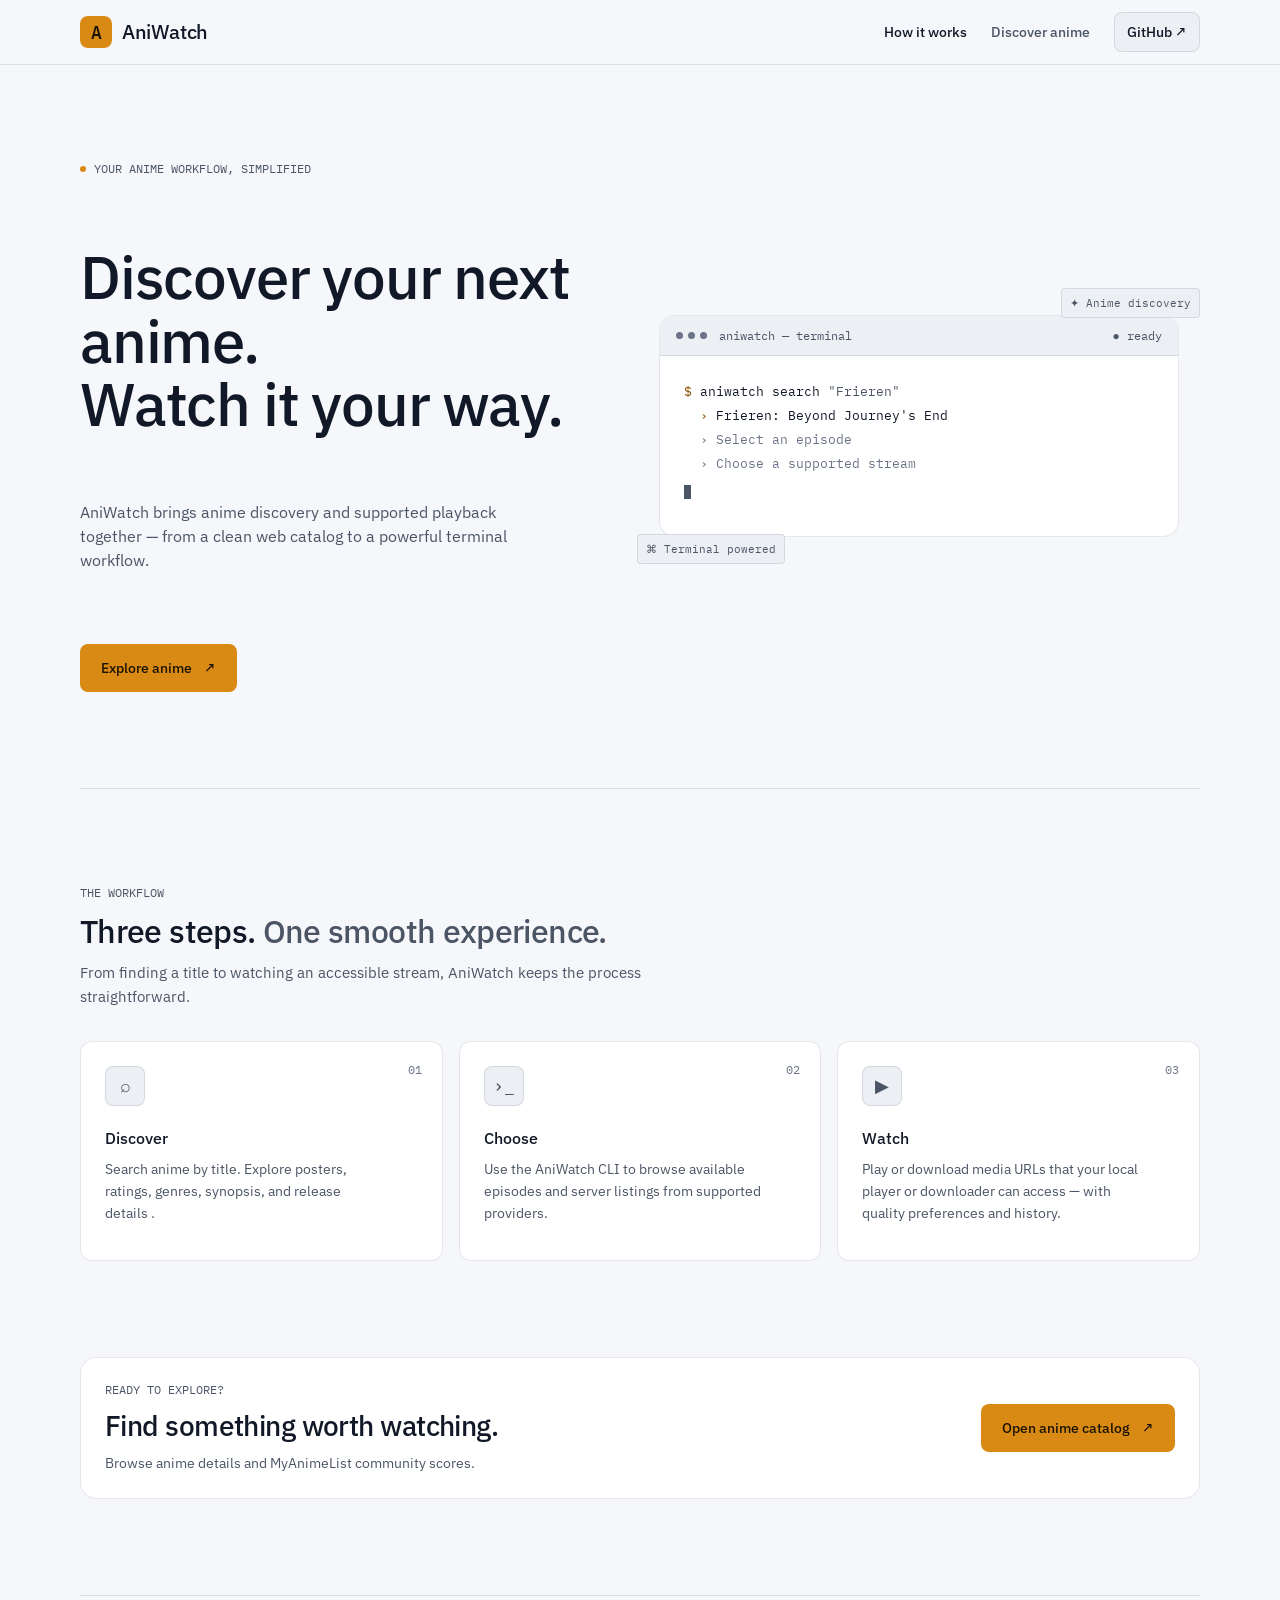
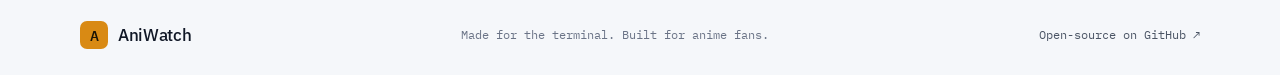
<file: index.html>
<!doctype html>
<html lang="en">
<head>
  <meta charset="utf-8">
  <meta name="viewport" content="width=device-width, initial-scale=1">
  <meta name="theme-color" content="#080912">
  <meta http-equiv="refresh" content="0;url=./website/">
  <title>AniWatch — Discover anime</title>
  <link rel="canonical" href="https://kaztral-ar.github.io/ani-watch/website/">
  <script>window.location.replace(new URL("./website/", window.location.href).href);</script>
</head>
<body>
  <p>Opening the AniWatch website…</p>
  <p><a href="./website/">Continue to AniWatch</a></p>
</body>
</html>
</file>
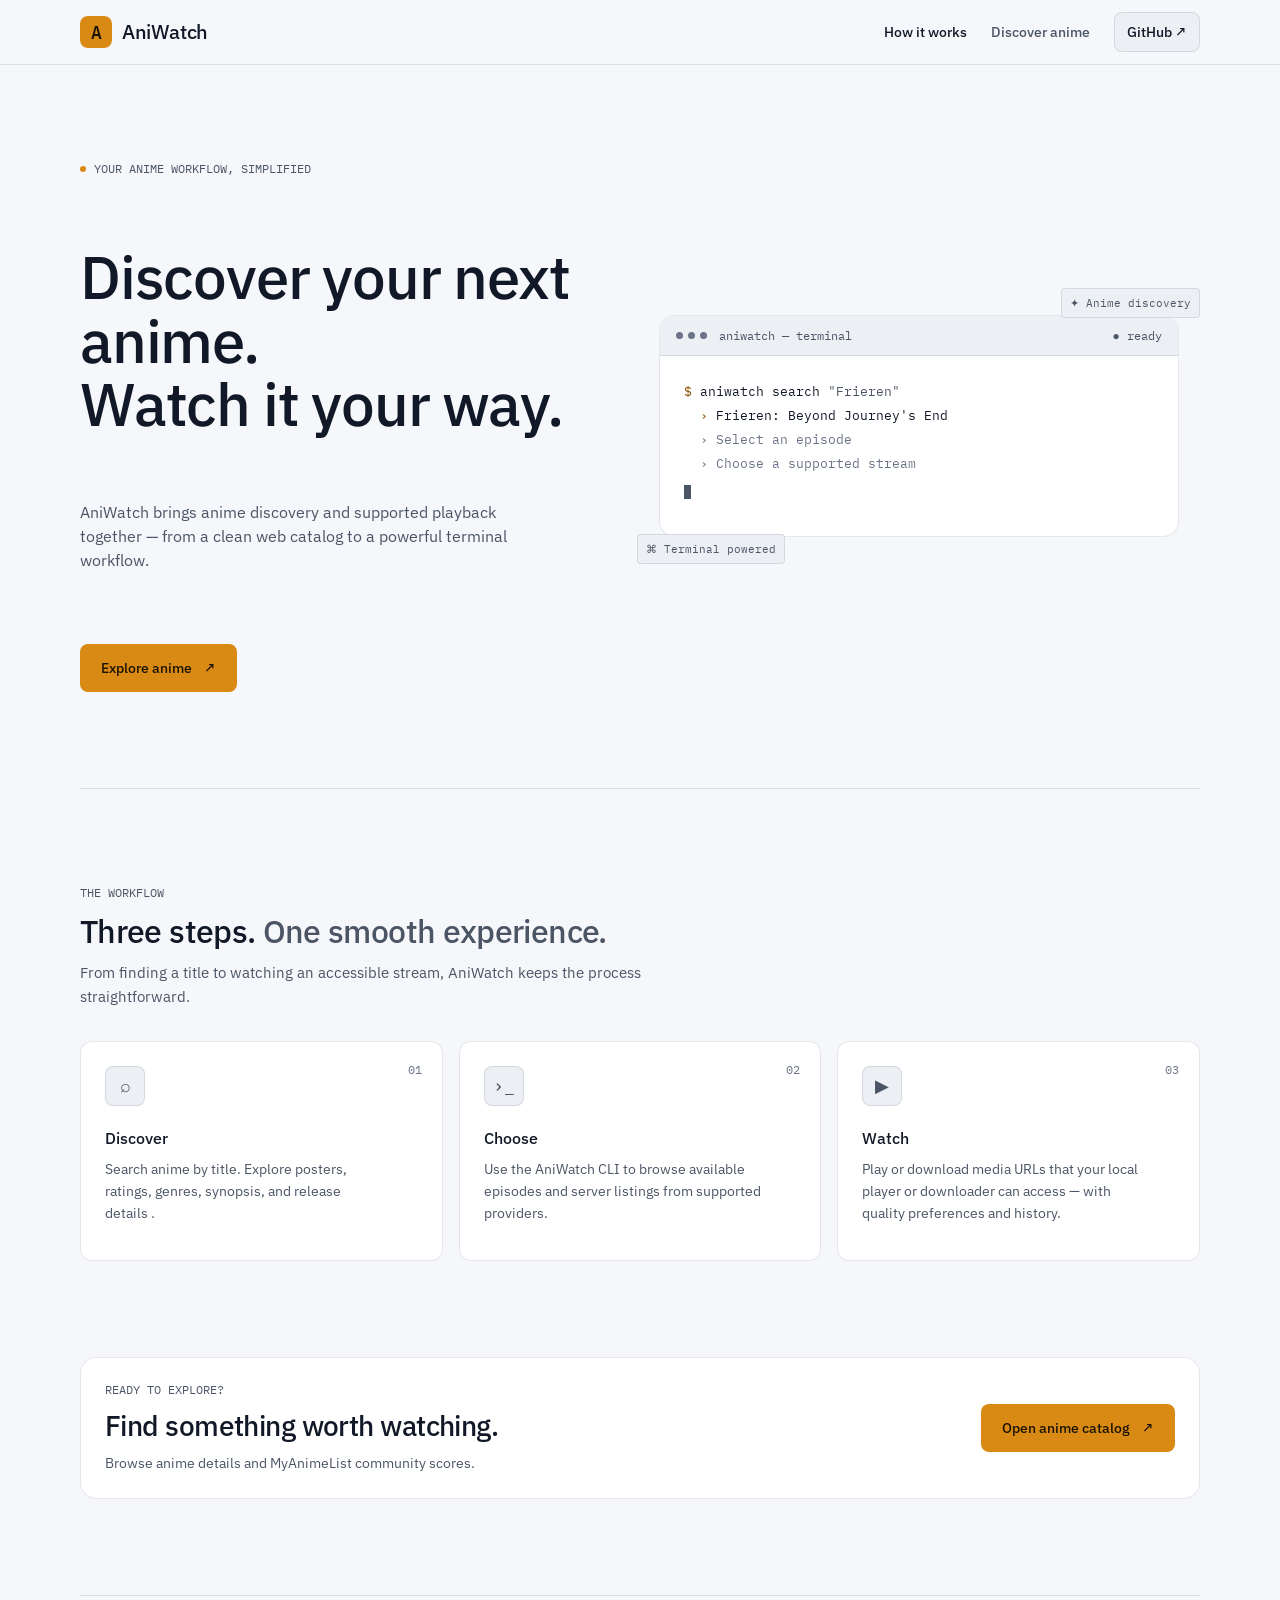
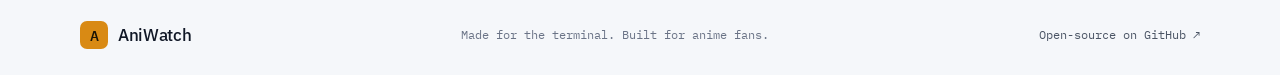
<file: website/index.html>
<!doctype html>
<html lang="en">
<head>
  <meta charset="utf-8"><meta name="viewport" content="width=device-width, initial-scale=1, viewport-fit=cover">
  <meta name="theme-color" content="#0b0d14">
  <meta name="description" content="Discover anime with AniWatch. Explore titles, ratings, genres and details, then use the terminal-first AniWatch CLI for supported playback.">
  <meta name="robots" content="index, follow, max-image-preview:large">
  <link rel="canonical" href="https://kaztral-ar.github.io/ani-watch/">
  <meta property="og:type" content="website">
  <meta property="og:site_name" content="AniWatch">
  <meta property="og:title" content="AniWatch — Discover anime, terminal-first">
  <meta property="og:description" content="Explore anime titles, ratings and details, then continue with the AniWatch terminal workflow.">
  <meta property="og:url" content="https://kaztral-ar.github.io/ani-watch/">
  <meta name="twitter:card" content="summary_large_image">
  <meta name="twitter:title" content="AniWatch — Discover anime, terminal-first">
  <meta name="twitter:description" content="Explore anime titles, ratings and details with AniWatch.">
  <script type="application/ld+json">
  {"@context":"https://schema.org","@type":"WebSite","name":"AniWatch","url":"https://kaztral-ar.github.io/ani-watch/","description":"Anime discovery website and terminal-first anime playback toolkit."}
  </script>
  <meta name="description" content="AniWatch is a terminal-first anime discovery and playback toolkit. Learn how it works.">
  <title>AniWatch — Anime, from terminal to screen</title>
  <link rel="preconnect" href="https://fonts.googleapis.com"><link rel="preconnect" href="https://fonts.gstatic.com" crossorigin>
  <link href="https://fonts.googleapis.com/css2?family=IBM+Plex+Mono:wght@400;500&family=IBM+Plex+Sans:wght@400;500&display=swap" rel="stylesheet">
  <link rel="stylesheet" href="styles.css">
</head>
<body>
<header class="site-header"><a class="brand" href="index.html"><span class="brand-mark">A</span><span>Ani<span class="brand-accent">Watch</span></span></a><nav><a class="active" href="index.html">How it works</a><a href="discover.html">Discover anime</a><a class="nav-github" href="https://github.com/Kaztral-ar/ani-watch" target="_blank" rel="noreferrer">GitHub ↗</a></nav></header>
<main>
  <section class="home-hero wrap">
    <div class="eyebrow"><span class="pulse"></span> YOUR ANIME WORKFLOW, SIMPLIFIED</div>
    <h1>Discover your next anime.<br><span class="gradient-text">Watch it your way.</span></h1>
    <p class="hero-copy">AniWatch brings anime discovery and supported playback together — from a clean web catalog to a powerful terminal workflow.</p>
    <a class="button button-primary" href="discover.html">Explore anime <span>↗</span></a>
    <div class="hero-art" aria-label="AniWatch terminal workflow illustration">
      <div class="orb orb-one"></div><div class="orb orb-two"></div>
      <div class="terminal-window">
        <div class="terminal-top"><div class="traffic"><i></i><i></i><i></i></div><span>aniwatch — terminal</span><span class="terminal-status">● ready</span></div>
        <div class="terminal-body"><div><span class="prompt">$</span> aniwatch search <span class="terminal-string">"Frieren"</span></div><div class="terminal-result"><span>›</span> Frieren: Beyond Journey's End</div><div class="terminal-muted">› Select an episode</div><div class="terminal-muted">› Choose a supported stream</div><div class="terminal-cursor"></div></div>
      </div>
      <div class="float-tag tag-top">✦ Anime discovery</div><div class="float-tag tag-bottom">⌘ Terminal powered</div>
    </div>
  </section>
  <section class="how-section wrap">
    <div class="section-kicker">THE WORKFLOW</div><h2>Three steps. <span class="muted">One smooth experience.</span></h2>
    <p class="section-copy">From finding a title to watching an accessible stream, AniWatch keeps the process straightforward.</p>
    <div class="steps-grid">
      <article class="step-card"><div class="step-number">01</div><div class="step-icon icon-search">⌕</div><h3>Discover</h3><p>Search anime by title. Explore posters, ratings, genres, synopsis, and release details .</p><span class="step-line"></span></article>
      <article class="step-card"><div class="step-number">02</div><div class="step-icon icon-terminal">›_</div><h3>Choose</h3><p>Use the AniWatch CLI to browse available episodes and server listings from supported providers.</p><span class="step-line"></span></article>
      <article class="step-card"><div class="step-number">03</div><div class="step-icon icon-play">▶</div><h3>Watch</h3><p>Play or download media URLs that your local player or downloader can access — with quality preferences and history.</p><span class="step-line"></span></article>
    </div>
  </section>
  <section class="cta-section wrap"><div><div class="section-kicker">READY TO EXPLORE?</div><h2>Find something worth watching.</h2><p>Browse anime details and MyAnimeList community scores.</p></div><a class="button button-primary" href="discover.html">Open anime catalog <span>↗</span></a></section>
</main>
<footer class="site-footer wrap"><a class="brand" href="index.html"><span class="brand-mark">A</span><span>Ani<span class="brand-accent">Watch</span></span></a><span>Made for the terminal. Built for anime fans.</span><a href="https://github.com/Kaztral-ar/ani-watch" target="_blank" rel="noreferrer">Open-source on GitHub ↗</a></footer>
</body></html>
</file>
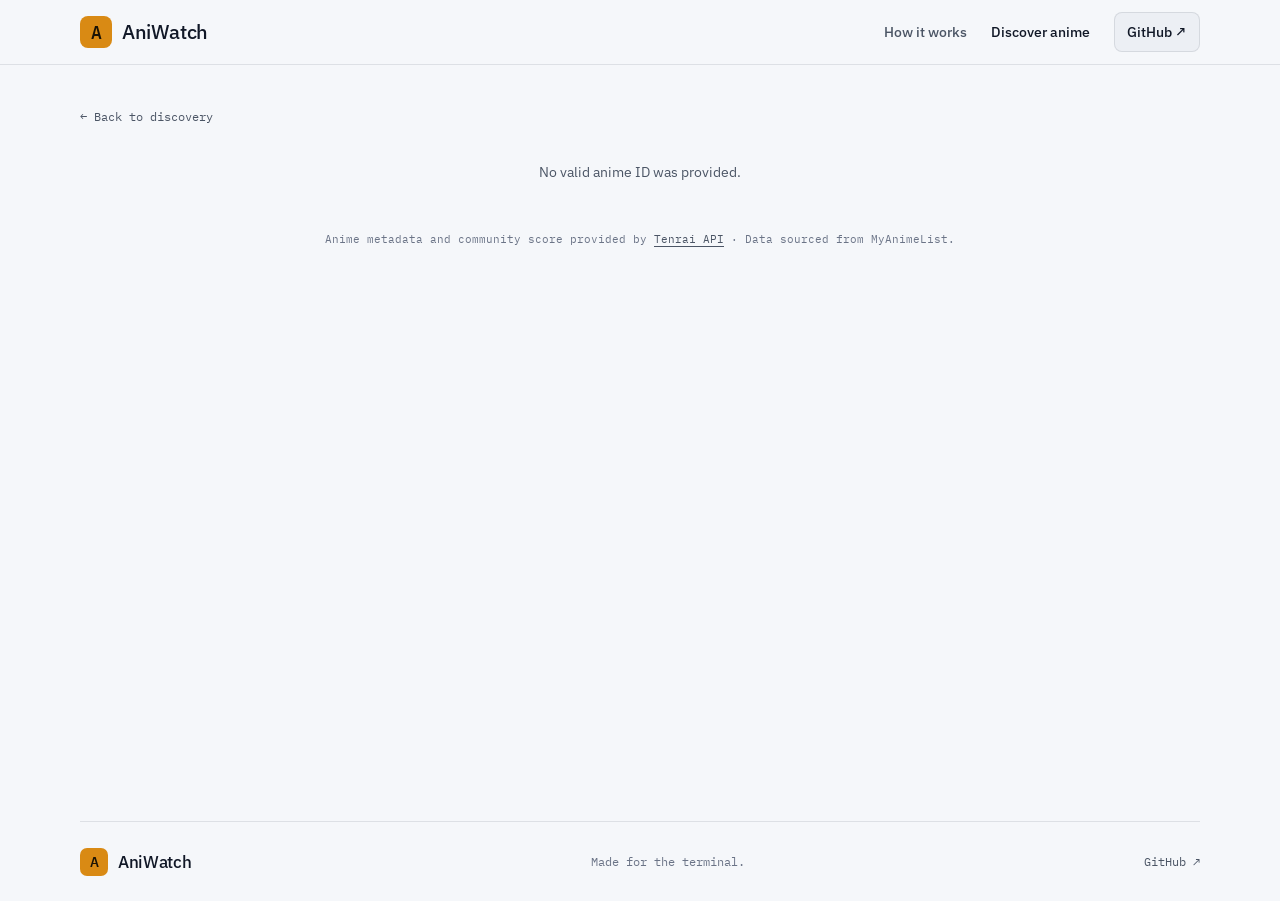
<file: website/anime.html>
<!doctype html>
<html lang="en"><head><meta charset="utf-8"><meta name="viewport" content="width=device-width, initial-scale=1, viewport-fit=cover"><meta name="theme-color" content="#0b0d14"><meta name="robots" content="noindex, follow"><meta name="description" content="Explore anime synopsis, ratings, genres and release information on AniWatch."><link rel="canonical" href="https://kaztral-ar.github.io/ani-watch/discover.html"><title>Anime Details — AniWatch</title><link rel="preconnect" href="https://fonts.googleapis.com"><link rel="preconnect" href="https://fonts.gstatic.com" crossorigin><link href="https://fonts.googleapis.com/css2?family=IBM+Plex+Mono:wght@400;500&family=IBM+Plex+Sans:wght@400;500&display=swap" rel="stylesheet"><link rel="stylesheet" href="styles.css"></head>
<body><header class="site-header"><a class="brand" href="index.html"><span class="brand-mark">A</span><span>Ani<span class="brand-accent">Watch</span></span></a><nav><a href="index.html">How it works</a><a class="active" href="discover.html">Discover anime</a><a class="nav-github" href="https://github.com/Kaztral-ar/ani-watch" target="_blank" rel="noreferrer">GitHub ↗</a></nav></header>
<main class="wrap detail-main"><a class="back-link" href="discover.html">← Back to discovery</a><div id="detail-status" class="status-message">Loading anime details…</div><article id="anime-detail"></article><p class="api-credit">Anime metadata and community score provided by <a href="https://api.tenrai.org/documentation" target="_blank" rel="noreferrer">Tenrai API</a> · Data sourced from MyAnimeList.</p></main><footer class="site-footer wrap"><a class="brand" href="index.html"><span class="brand-mark">A</span><span>Ani<span class="brand-accent">Watch</span></span></a><span>Made for the terminal.</span><a href="https://github.com/Kaztral-ar/ani-watch" target="_blank" rel="noreferrer">GitHub ↗</a></footer><script src="anime.js"></script></body></html>
</file>
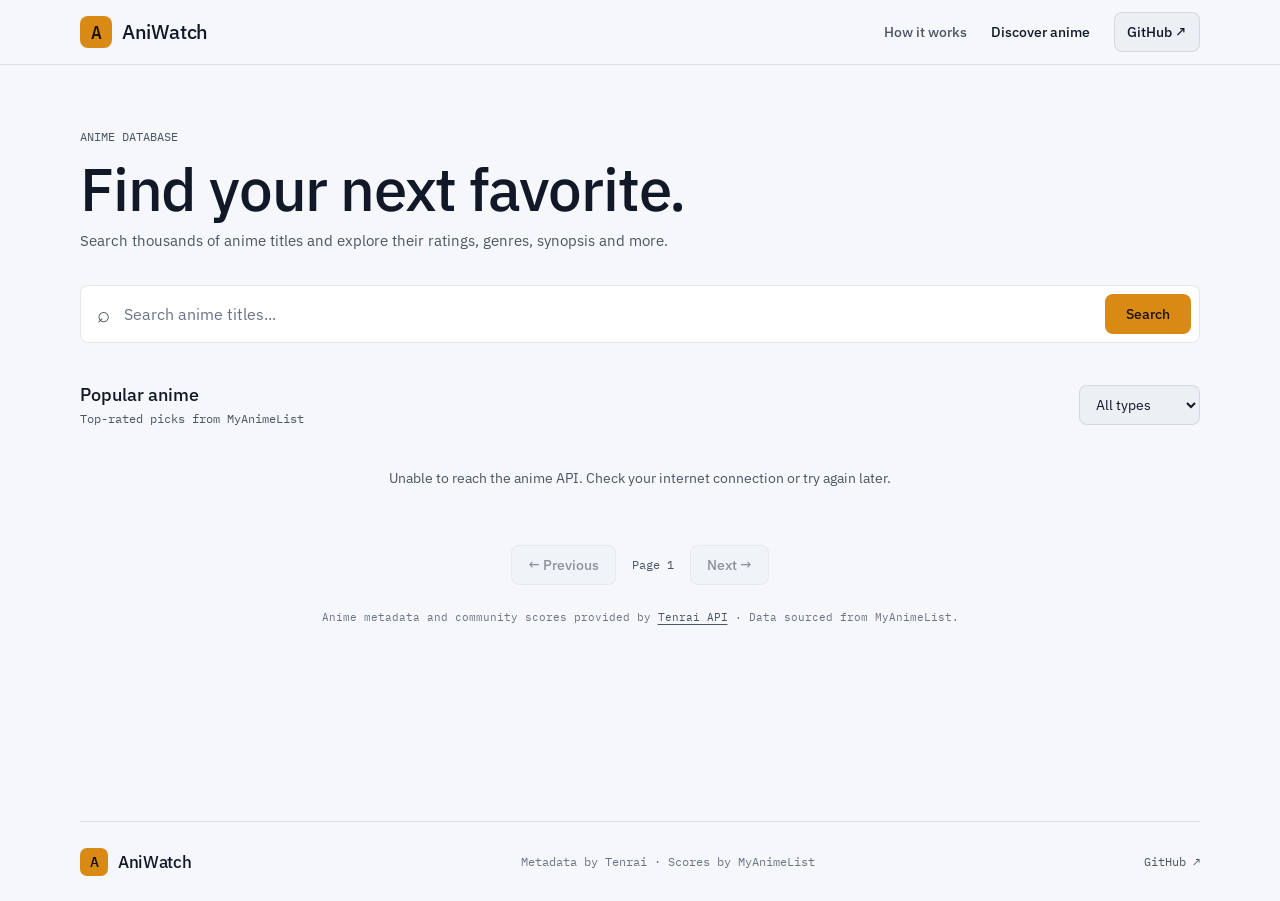
<file: website/discover.html>
<!doctype html>
<html lang="en"><head><meta charset="utf-8"><meta name="viewport" content="width=device-width, initial-scale=1, viewport-fit=cover"><meta name="theme-color" content="#0b0d14"><meta name="robots" content="index, follow, max-image-preview:large"><link rel="canonical" href="https://kaztral-ar.github.io/ani-watch/discover.html"><meta property="og:type" content="website"><meta property="og:site_name" content="AniWatch"><meta property="og:title" content="Discover Anime — AniWatch"><meta property="og:description" content="Search anime titles and explore ratings, genres, synopsis and details."><meta property="og:url" content="https://kaztral-ar.github.io/ani-watch/discover.html"><meta name="twitter:card" content="summary"><meta name="twitter:title" content="Discover Anime — AniWatch"><meta name="twitter:description" content="Search anime and explore ratings, genres and details with AniWatch."><meta name="description" content="Search anime and explore ratings, genres, synopsis and details with AniWatch."><title>Discover Anime — AniWatch</title><link rel="preconnect" href="https://fonts.googleapis.com"><link rel="preconnect" href="https://fonts.gstatic.com" crossorigin><link href="https://fonts.googleapis.com/css2?family=IBM+Plex+Mono:wght@400;500&family=IBM+Plex+Sans:wght@400;500&display=swap" rel="stylesheet"><link rel="stylesheet" href="styles.css"></head>
<body><header class="site-header"><a class="brand" href="index.html"><span class="brand-mark">A</span><span>Ani<span class="brand-accent">Watch</span></span></a><nav><a href="index.html">How it works</a><a class="active" href="discover.html">Discover anime</a><a class="nav-github" href="https://github.com/Kaztral-ar/ani-watch" target="_blank" rel="noreferrer">GitHub ↗</a></nav></header>
<main class="wrap discover-main"><div class="section-kicker">ANIME DATABASE</div><h1 class="page-title">Find your <span class="gradient-text">next favorite.</span></h1><p class="section-copy">Search thousands of anime titles and explore their ratings, genres, synopsis and more.</p>
<form id="search-form" class="search-box"><span class="search-symbol">⌕</span><input id="search-input" type="search" placeholder="Search anime titles..." autocomplete="off" aria-label="Search anime titles"><button class="button button-primary" type="submit">Search</button></form>
<div class="catalog-toolbar"><div><span class="catalog-heading" id="catalog-heading">Popular anime</span><span class="catalog-sub" id="catalog-sub">Top-rated picks from MyAnimeList</span></div><select id="type-filter" aria-label="Filter anime type"><option value="">All types</option><option value="tv">TV</option><option value="movie">Movies</option><option value="ova">OVA</option><option value="ona">ONA</option></select></div>
<div id="status" class="status-message" role="status">Loading anime…</div><div id="anime-grid" class="anime-grid"></div>
<div class="pagination"><button id="prev-page" class="button button-ghost" disabled>← Previous</button><span id="page-label">Page 1</span><button id="next-page" class="button button-ghost" disabled>Next →</button></div>
<p class="api-credit">Anime metadata and community scores provided by <a href="https://api.tenrai.org/documentation" target="_blank" rel="noreferrer">Tenrai API</a> · Data sourced from MyAnimeList.</p>
</main><footer class="site-footer wrap"><a class="brand" href="index.html"><span class="brand-mark">A</span><span>Ani<span class="brand-accent">Watch</span></span></a><span>Metadata by Tenrai · Scores by MyAnimeList</span><a href="https://github.com/Kaztral-ar/ani-watch" target="_blank" rel="noreferrer">GitHub ↗</a></footer><script src="discover.js"></script></body></html>
</file>
<file: website/styles.css>
@import url("https://fonts.googleapis.com/css2?family=IBM+Plex+Mono:wght@400;500&family=IBM+Plex+Sans:wght@400;500&display=swap");

:root {
  color-scheme: dark;
  --bg: #0b0d14; --card: #11141c; --raised: #1a1e28;
  --text: #eef0f5; --secondary: #a3a9b8; --muted: #7a8296;
  --hairline: rgba(238,240,245,.08); --accent: #e8a23a;
  --accent-text: #1a1305; --accent-copy: #8a5200;
  --radius-card: 12px; --radius-panel: 16px; --radius-control: 8px;
  --mono: "IBM Plex Mono",ui-monospace,SFMono-Regular,Consolas,monospace;
  --sans: "IBM Plex Sans",ui-sans-serif,system-ui,sans-serif;
}
@media (prefers-color-scheme: light) {
  :root {
    color-scheme: light; --bg:#f5f7fa; --card:#fff; --raised:#eceff4;
    --text:#111827; --secondary:#4b5565; --muted:#6b7487;
    --hairline:rgba(17,24,39,.1); --accent:#d98a14; --accent-copy:#8a5200;
  }
}
*{box-sizing:border-box}
html{min-width:320px;scroll-behavior:smooth;background:var(--bg)}
body{margin:0;background:var(--bg);color:var(--text);font-family:var(--sans);font-size:16px;font-weight:400;line-height:24px;-webkit-font-smoothing:antialiased}
a{color:inherit;text-decoration:none}
button,input,select{font:inherit}
button,select,a{-webkit-tap-highlight-color:transparent}
img{max-width:100%}
:focus-visible{outline:2px solid var(--accent);outline-offset:3px}
.wrap{width:min(1120px,calc(100% - 48px));margin-inline:auto}
.site-header{min-height:64px;padding:12px max(24px,calc((100vw - 1120px)/2));display:flex;align-items:center;justify-content:space-between;gap:24px;border-bottom:1px solid var(--hairline);background:var(--bg);position:sticky;top:0;z-index:10}
.brand{display:inline-flex;align-items:center;gap:10px;flex:0 0 auto;font:500 20px/28px var(--sans);letter-spacing:-.02em}
.brand-mark{width:32px;height:32px;display:grid;place-items:center;border-radius:8px;background:var(--accent);color:var(--accent-text);font:500 18px var(--mono)}
.brand-accent{color:var(--text)}
nav{display:flex;align-items:center;justify-content:flex-end;gap:24px;min-width:0;color:var(--secondary);font-size:14px;line-height:20px;font-weight:500}
nav a{min-height:40px;display:inline-flex;align-items:center;transition:color 150ms cubic-bezier(.22,1,.36,1)}
nav a:hover,nav a.active{color:var(--text)}
.nav-github{padding:0 12px;border:1px solid var(--hairline);border-radius:var(--radius-control);color:var(--text);background:var(--raised)}
.home-hero{min-height:0;padding-top:96px;padding-bottom:96px;display:grid;grid-template-columns:minmax(0,.95fr) minmax(0,1.05fr);align-items:center;gap:48px;text-align:left}
.home-hero>.eyebrow{grid-column:1;grid-row:1}
.home-hero>h1{grid-column:1;grid-row:2}
.home-hero>.hero-copy{grid-column:1;grid-row:3}
.home-hero>.button{grid-column:1;grid-row:4;justify-self:start}
.home-hero>.hero-art{grid-column:2;grid-row:1/span 4}
.eyebrow,.section-kicker{color:var(--secondary);font:400 12px/16px var(--mono);letter-spacing:0}
.eyebrow{display:inline-flex;align-items:center;gap:8px;width:fit-content;padding:0;border:0;border-radius:0;background:transparent}
.pulse{width:6px;height:6px;flex:0 0 auto;border-radius:50%;background:var(--accent);}
h1,h2,h3,p{margin-top:0}
h1,h2,h3{font-family:var(--sans);font-weight:500;letter-spacing:0}
.home-hero h1{max-width:570px;margin:20px 0 16px;font-size:clamp(40px,5.4vw,60px);line-height:1.06;letter-spacing:-.02em;font-weight:500}
.gradient-text{color:var(--text);background:none;-webkit-background-clip:initial;background-clip:initial}
.hero-copy{max-width:480px;margin:0 0 24px;color:var(--secondary);font-size:16px;line-height:24px}
.button{min-height:40px;display:inline-flex;align-items:center;justify-content:center;gap:12px;padding:0 16px;border:1px solid transparent;border-radius:var(--radius-control);font:500 14px/20px var(--sans);cursor:pointer;transition:color 150ms cubic-bezier(.22,1,.36,1),background-color 150ms cubic-bezier(.22,1,.36,1),border-color 150ms cubic-bezier(.22,1,.36,1),transform 150ms cubic-bezier(.22,1,.36,1)}
.button:active{transform:scale(.98)}
.button-primary{min-height:48px;padding:0 20px;background:var(--accent);color:var(--accent-text)}
.button-primary:hover{background:#f0b253}
.button-ghost{background:var(--raised);border-color:var(--hairline);color:var(--text)}
.button-ghost:hover,.nav-github:hover{background:var(--card);border-color:var(--secondary)}
.hero-art{height:auto;min-height:300px;max-width:none;margin:0;position:relative;display:flex;align-items:center;justify-content:center;overflow:visible}
.orb{display:none}
.terminal-window{position:relative;width:100%;max-width:520px;margin:auto;overflow:hidden;border:1px solid var(--hairline);border-radius:var(--radius-panel);background:var(--card);text-align:left;transform:none}
.terminal-top{height:40px;display:flex;align-items:center;gap:12px;padding:0 16px;background:var(--raised);border-bottom:1px solid var(--hairline);color:var(--secondary);font:400 12px/16px var(--mono)}
.traffic{display:flex;gap:5px}
.traffic i{width:7px;height:7px;border-radius:50%;background:var(--muted)}
.traffic i:nth-child(2),.traffic i:nth-child(3){background:var(--muted)}
.terminal-status{margin-left:auto;color:var(--secondary)}
.terminal-body{min-height:180px;padding:24px;color:var(--text);font:400 13px/24px var(--mono)}
.prompt,.terminal-result span{color:var(--accent)}
.terminal-string{color:var(--secondary)}
.terminal-result{padding-left:16px;color:var(--text)}
.terminal-muted{padding-left:16px;color:var(--muted)}
.terminal-cursor{display:inline-block;width:7px;height:14px;margin-top:6px;background:var(--secondary);vertical-align:middle}
.float-tag{position:absolute;padding:6px 8px;border:1px solid var(--hairline);border-radius:4px;background:var(--raised);color:var(--secondary);font:400 11px/16px var(--mono);}
.tag-top{top:12px;right:0}.tag-bottom{bottom:12px;left:0}
.how-section{padding:96px 0;text-align:left;border-top:1px solid var(--hairline)}
.how-section h2,.cta-section h2{margin:12px 0;font-size:32px;line-height:36px;letter-spacing:-.02em}
.muted,.section-copy{color:var(--secondary)}
.section-copy{max-width:600px;margin:0;font-size:15px;line-height:24px}
.steps-grid{display:grid;grid-template-columns:repeat(3,minmax(0,1fr));gap:16px;margin-top:32px;text-align:left}
.step-card{position:relative;min-height:220px;padding:24px;border:1px solid var(--hairline);border-radius:var(--radius-card);background:var(--card);overflow:hidden}
.step-number{position:absolute;top:20px;right:20px;color:var(--muted);font:400 12px/16px var(--mono);font-variant-numeric:tabular-nums}
.step-icon{width:40px;height:40px;display:grid;place-items:center;margin-bottom:20px;border:1px solid var(--hairline);border-radius:8px;background:var(--raised);color:var(--secondary);font:400 18px var(--mono)}
.icon-search,.icon-terminal,.icon-play{background:var(--raised);color:var(--secondary)}
.step-card h3{margin:0 0 8px;font-size:16px;line-height:24px;letter-spacing:0}
.step-card p{max-width:280px;margin:0;color:var(--secondary);font-size:14px;line-height:22px}
.step-line{display:none}
.cta-section{margin-bottom:96px;padding:24px;display:flex;align-items:center;justify-content:space-between;gap:24px;border:1px solid var(--hairline);border-radius:var(--radius-panel);background:var(--card)}
.cta-section h2{margin:10px 0 8px;font-size:28px;line-height:36px}
.cta-section p{margin:0;color:var(--secondary);font-size:14px;line-height:22px}
.cta-section .section-kicker{font-size:12px}
.site-footer{min-height:80px;display:flex;align-items:center;justify-content:space-between;gap:20px;border-top:1px solid var(--hairline);color:var(--muted);font:400 12px/16px var(--mono)}
.site-footer .brand{color:var(--text);font:500 17px/24px var(--sans)}
.site-footer .brand-mark{width:28px;height:28px;border-radius:7px;font-size:15px}
.site-footer>a:last-child{color:var(--secondary)}
.discover-main{min-height:calc(100vh - 144px);padding-top:64px;padding-bottom:64px}
.page-title{margin:12px 0 8px;font-size:clamp(40px,5.4vw,60px);line-height:1.06;letter-spacing:-.02em}
.discover-main>.section-copy{max-width:600px;margin:0}
.search-box{display:flex;align-items:center;gap:12px;margin:32px 0 40px;padding:8px 8px 8px 16px;border:1px solid var(--hairline);border-radius:var(--radius-control);background:var(--card)}
.search-symbol{flex:0 0 auto;color:var(--secondary);font:400 22px/24px var(--mono)}
.search-box input{min-width:0;min-height:40px;flex:1;border:0;outline:0;background:transparent;color:var(--text);font-size:16px;line-height:24px}
.search-box input::placeholder{color:var(--muted)}
.search-box .button{min-height:40px}
.catalog-toolbar{display:flex;align-items:center;justify-content:space-between;gap:16px;margin-bottom:16px}
.catalog-heading{display:block;font-size:18px;line-height:24px;font-weight:500}
.catalog-sub{display:block;margin-top:4px;color:var(--secondary);font:400 12px/16px var(--mono)}
.catalog-toolbar select{min-height:40px;padding:0 32px 0 12px;border:1px solid var(--hairline);border-radius:var(--radius-control);outline:0;background:var(--raised);color:var(--text);font-size:14px}
.anime-grid{display:grid;grid-template-columns:repeat(6,minmax(0,1fr));gap:20px 16px}
.anime-card{min-width:0;border-radius:var(--radius-card);transition:border-color 150ms cubic-bezier(.22,1,.36,1),transform 150ms cubic-bezier(.22,1,.36,1)}
.anime-card:hover{transform:translateY(-2px)}
.anime-card:active{transform:scale(.98)}
.anime-card:focus-visible{outline:2px solid var(--accent);outline-offset:3px}
.poster-wrap{height:230px;position:relative;overflow:hidden;border:1px solid var(--hairline);border-radius:8px;background:var(--raised)}
.poster-wrap img{display:block;width:100%;height:100%;object-fit:cover}
.rating-pill,.poster-type{position:absolute;display:inline-flex;align-items:center;padding:4px 6px;border:1px solid var(--hairline);border-radius:4px;background:var(--card);color:var(--text);font:400 11px/16px var(--mono)}
.rating-pill{top:8px;left:8px}.poster-type{right:8px;bottom:8px}
.anime-card-info h3{display:-webkit-box;margin:8px 0 4px;overflow:hidden;color:var(--text);font:500 14px/20px var(--sans);letter-spacing:0;-webkit-line-clamp:2;-webkit-box-orient:vertical}
.anime-card-info p{margin:0;color:var(--muted);font:400 11px/16px var(--mono);font-variant-numeric:tabular-nums}
.anime-card-info p span{padding:0 4px;color:var(--muted)}
.poster-fallback{height:100%;display:grid;place-items:center;background:var(--raised);color:var(--muted);font:400 12px var(--mono)}
.status-message{padding:24px 12px;color:var(--secondary);text-align:center;font-size:14px;line-height:22px}
.status-message[hidden]{display:none}
.pagination{display:flex;align-items:center;justify-content:center;gap:16px;margin:32px 0 20px;color:var(--secondary);font:400 12px/16px var(--mono);font-variant-numeric:tabular-nums}
.pagination .button{min-height:40px}
.pagination button:disabled{opacity:.45;cursor:not-allowed}
.api-credit,.rating-note{margin-top:24px;color:var(--muted);text-align:center;font:400 11px/16px var(--mono)}
.api-credit a{color:var(--secondary);text-decoration:underline;text-underline-offset:3px}
.detail-main{min-height:calc(100vh - 144px);padding-top:32px;padding-bottom:64px}
.back-link{min-height:40px;display:inline-flex;align-items:center;color:var(--secondary);font:400 12px/16px var(--mono)}
.back-link:hover{color:var(--text)}
.detail-hero{display:grid;grid-template-columns:260px minmax(0,1fr);align-items:start;gap:32px;margin-top:24px}
.detail-poster{height:380px;overflow:hidden;border:1px solid var(--hairline);border-radius:var(--radius-card);background:var(--raised)}
.detail-poster img{width:100%;height:100%;object-fit:cover}
.detail-content{min-width:0;padding-top:4px}
.detail-content h1{margin:12px 0 8px;font-size:clamp(32px,4vw,48px);line-height:1.08;letter-spacing:-.02em}
.japanese-title{color:var(--secondary);font-size:14px;line-height:20px}
.detail-badges{display:flex;flex-wrap:wrap;gap:8px;margin:16px 0}
.detail-badges span{min-height:28px;display:inline-flex;align-items:center;padding:4px 8px;border:1px solid var(--hairline);border-radius:4px;background:var(--raised);color:var(--secondary);font:400 11px/16px var(--mono)}
.detail-badges span:first-child{color:var(--text)}
.detail-synopsis{max-width:720px;margin:0;color:var(--secondary);font-size:15px;line-height:24px}
.genre-list{display:flex;flex-wrap:wrap;gap:8px;margin:20px 0 24px}
.genre-list span{min-height:28px;display:inline-flex;align-items:center;padding:4px 8px;border:1px solid var(--hairline);border-radius:4px;background:var(--raised);color:var(--secondary);font:400 11px/16px var(--mono)}
.external-link{font-size:13px}
.detail-facts{display:grid;grid-template-columns:repeat(5,minmax(0,1fr));gap:8px;margin-top:32px}
.detail-facts>div{min-width:0;padding:16px;border:1px solid var(--hairline);border-radius:var(--radius-card);background:var(--card)}
.detail-facts span{display:block;margin-bottom:8px;color:var(--muted);font:400 11px/16px var(--mono)}
.detail-facts strong{display:block;overflow-wrap:anywhere;color:var(--text);font:500 12px/18px var(--mono);font-variant-numeric:tabular-nums}
.rating-note{text-align:left}
@media(prefers-color-scheme:light){
  .button-primary:hover{background:#e5a13a}
  .rating-pill,.poster-type{border-color:rgba(17,24,39,.12);background:#111827;color:#f5f7fa}
  .detail-badges span:first-child{color:var(--accent-copy)}
  .prompt,.terminal-result span{color:var(--accent-copy)}
}
@media(max-width:900px){
  .home-hero{gap:32px}
  .anime-grid{grid-template-columns:repeat(4,minmax(0,1fr))}
  .poster-wrap{height:250px}
  .detail-facts{grid-template-columns:repeat(3,minmax(0,1fr))}
}
@media(max-width:620px){
  .wrap{width:calc(100% - 48px)}
  .site-header{min-height:64px;padding:12px 24px;gap:12px}
  .brand{gap:8px;font-size:18px}
  nav{gap:12px;font-size:12px}
  nav a{min-height:40px}
  nav a:nth-child(1){display:none}
  .nav-github{padding:0 10px}
  .home-hero{min-height:0;padding-top:64px;padding-bottom:64px;display:flex;flex-direction:column;align-items:stretch;gap:0}
  .home-hero h1{margin:20px 0 16px;font-size:clamp(40px,10vw,48px)}
  .hero-copy{margin-bottom:20px;font-size:15px}
  .home-hero>.button{align-self:flex-start}
  .hero-art{width:100%;min-height:220px;margin-top:32px}
  .terminal-window{width:100%}
  .terminal-body{min-height:160px;padding:16px;font-size:11px}
  .float-tag{font-size:10px}
  .tag-top{top:0;right:0}.tag-bottom{bottom:0;left:0}
  .how-section{padding:64px 0}
  .how-section h2{font-size:30px;line-height:36px}
  .steps-grid{grid-template-columns:1fr;gap:12px;margin-top:24px}
  .step-card{min-height:0;padding:20px}
  .step-icon{margin-bottom:16px}
  .step-card p{max-width:none}
  .cta-section{display:flex;flex-direction:column;align-items:flex-start;gap:20px;margin-bottom:64px;padding:20px}
  .cta-section h2{font-size:26px;line-height:32px}
  .cta-section .button{margin-top:0}
  .site-footer{min-height:80px;padding:16px 0;flex-wrap:wrap;gap:12px 16px}
  .site-footer>span{order:3;width:100%}
  .discover-main{padding-top:48px;padding-bottom:48px}
  .page-title{font-size:clamp(40px,10vw,48px)}
  .search-box{gap:8px;margin:24px 0 32px;padding:8px}
  .search-box input{font-size:15px}
  .search-box .button{padding:0 12px}
  .catalog-toolbar{align-items:flex-end;gap:8px}
  .catalog-heading{font-size:16px}
  .catalog-sub{max-width:220px;overflow-wrap:anywhere;font-size:11px}
  .catalog-toolbar select{max-width:116px;padding-left:8px}
  .anime-grid{grid-template-columns:repeat(2,minmax(0,1fr));gap:20px 12px}
  .poster-wrap{height:auto;aspect-ratio:2/3}
  .rating-pill,.poster-type{font-size:10px}
  .anime-card-info h3{font-size:14px}
  .pagination{gap:8px}
  .pagination .button{padding:0 10px;font-size:12px}
  .api-credit{font-size:10px}
  .detail-main{padding-top:24px;padding-bottom:48px}
  .detail-hero{grid-template-columns:104px minmax(0,1fr);gap:16px;margin-top:16px}
  .detail-poster{height:auto;aspect-ratio:2/3}
  .detail-content{padding-top:0}
  .detail-content h1{margin:8px 0 4px;font-size:24px;line-height:28px;letter-spacing:-.02em}
  .detail-content .section-kicker{font-size:10px;line-height:14px}
  .japanese-title{font-size:12px;line-height:18px}
  .detail-badges{gap:4px;margin:8px 0}
  .detail-badges span{min-height:24px;padding:3px 5px;font-size:9px;line-height:14px}
  .detail-synopsis{grid-column:1/-1;font-size:14px;line-height:22px}
  .genre-list{gap:6px;margin:12px 0 16px}
  .genre-list span{min-height:26px;padding:4px 7px;font-size:10px}
  .external-link{font-size:12px}
  .detail-facts{grid-template-columns:repeat(2,minmax(0,1fr));gap:8px;margin-top:24px}
  .detail-facts>div{padding:12px}
}
@media(prefers-reduced-motion:reduce){html{scroll-behavior:auto}*,*::before,*::after{transition-duration:0ms!important}}
</file>
